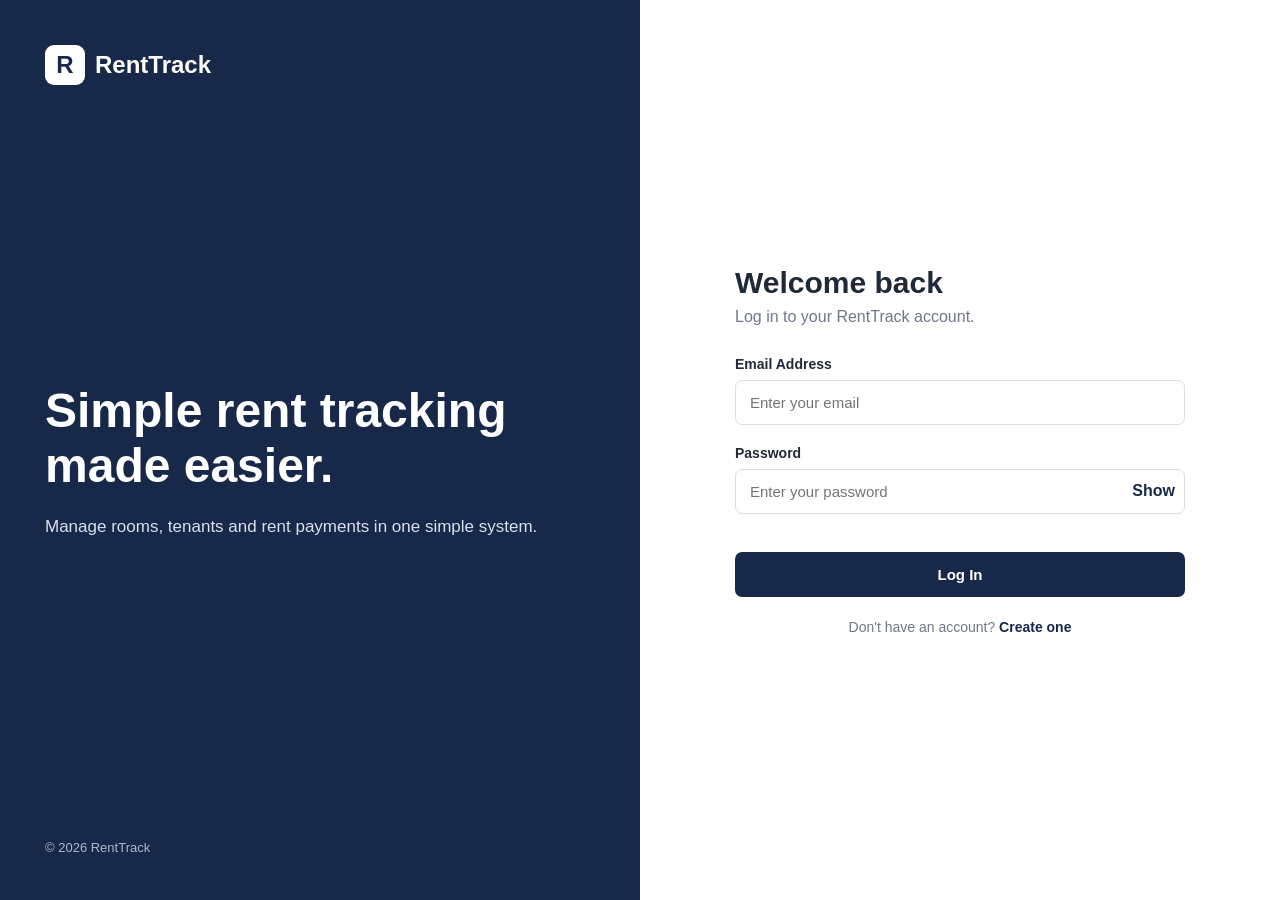
<file: index.html>
<!DOCTYPE html>
<html lang="en">
<head>
    <meta charset="UTF-8">
    <meta name="viewport" content="width=device-width, initial-scale=1.0">
    <title>RentTrack | Login</title>
    <link rel="stylesheet" href="css/style.css">
</head>
<body>
<div class="auth-container">
    <section class="auth-info">
        <div class="logo"><span>R</span>RentTrack</div>
        <div class="welcome-text">
            <h1>Simple rent tracking made easier.</h1>
            <p>Manage rooms, tenants and rent payments in one simple system.</p>
        </div>
        <p class="auth-footer">© 2026 RentTrack</p>
    </section>

    <section class="auth-form-section">
        <div class="auth-form-box">
            <div class="auth-header">
                <h2>Welcome back</h2>
                <p>Log in to your RentTrack account.</p>
            </div>

            <form id="loginForm" novalidate>
                <div class="form-group">
                    <label for="loginEmail">Email Address</label>
                    <input type="email" id="loginEmail" placeholder="Enter your email" required>
                </div>

                <div class="form-group">
                    <label for="loginPassword">Password</label>
                    <div class="password-box">
                        <input type="password" id="loginPassword" placeholder="Enter your password" required>
                        <button type="button" id="toggleLoginPassword">Show</button>
                    </div>
                </div>

                <p id="loginError" class="form-error"></p>
                <button type="submit" class="primary-button">Log In</button>
            </form>

            <p class="auth-switch">Don't have an account? <a href="signup.html">Create one</a></p>
        </div>
    </section>
</div>
<script src="js/script.js"></script>
</body>
</html>
</file>
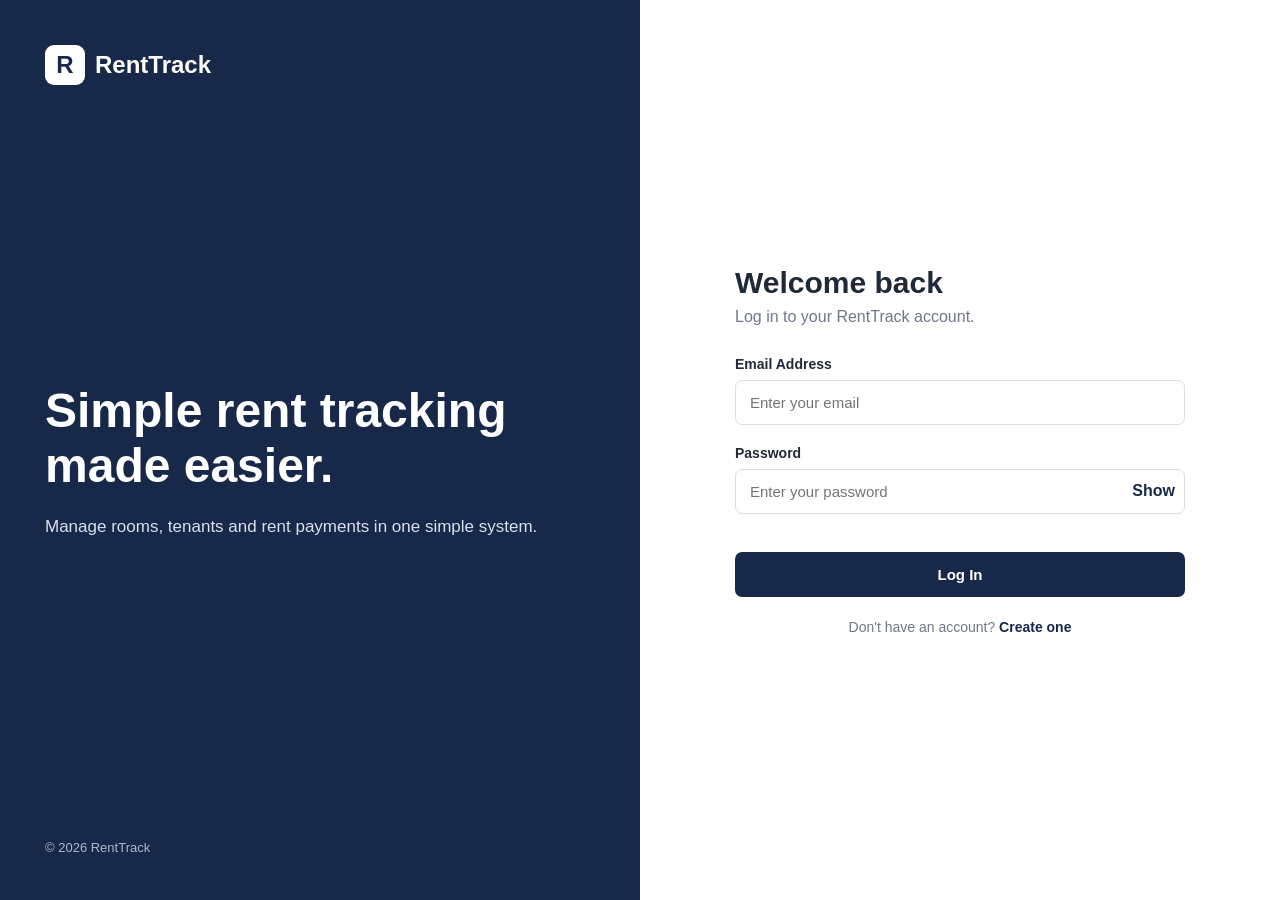
<file: admin.html>
<!DOCTYPE html>
<html lang="en">
<head>
    <meta charset="UTF-8">
    <meta name="viewport" content="width=device-width, initial-scale=1.0">
    <title>RentTrack | Admin Dashboard</title>
    <link rel="stylesheet" href="css/style.css">
</head>
<body>
<div class="dashboard">
    <aside class="sidebar">
        <div class="logo"><span>R</span>RentTrack</div>
        <nav>
            <a href="admin.html" class="active">Dashboard</a>
            <a href="tenants.html">Tenants</a>
            <a href="rooms.html">Rooms</a>
        </nav>
        <div class="sidebar-bottom">
            <button type="button" class="sidebar-link logout-button">Log Out</button>
        </div>
    </aside>

    <main class="main-content">
        <header class="dashboard-header">
            <div>
                <h1>Dashboard</h1>
                <p>Overview of your rooms, tenants and rent records.</p>
            </div>
            <div class="admin-profile">
                <div class="profile-circle">A</div>
                <div><strong>Administrator</strong><small>Admin</small></div>
            </div>
        </header>

        <section class="summary-cards">
            <div class="summary-card"><span>Total Rooms</span><strong id="totalRooms">0</strong></div>
            <div class="summary-card"><span>Occupied Rooms</span><strong id="occupiedRooms">0</strong></div>
            <div class="summary-card"><span>Vacant Rooms</span><strong id="vacantRooms">0</strong></div>
            <div class="summary-card"><span>Active Tenants</span><strong id="activeTenants">0</strong></div>
        </section>

        <section class="dashboard-section">
            <div class="section-heading">
                <div><h2>Rent Reminders</h2><p>Tenants whose rent is expiring soon or has expired.</p></div>
            </div>
            <div id="rentReminders" class="reminder-list"></div>
        </section>

        <section class="dashboard-section">
            <div class="section-heading">
                <div><h2>Recent Payments</h2><p>Latest recorded rent payments.</p></div>
            </div>
            <div class="table-container">
                <table id="recentPaymentsTable">
                    <thead><tr><th>Tenant</th><th>Room</th><th>Amount</th><th>Payment Date</th><th>Expiry Date</th><th>Status</th></tr></thead>
                    <tbody></tbody>
                </table>
            </div>
        </section>
    </main>
</div>
<script src="js/script.js"></script>
</body>
</html>
</file>
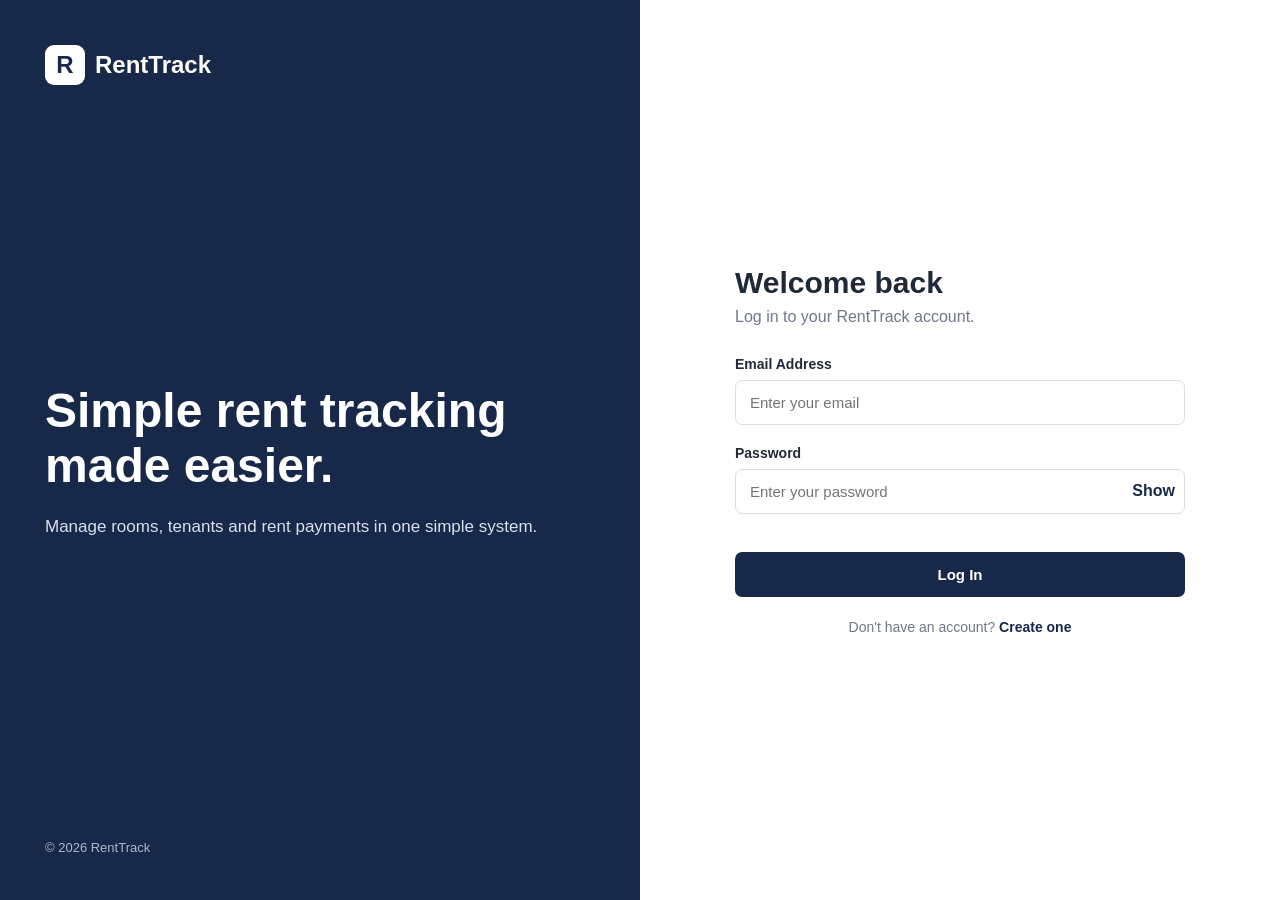
<file: rooms.html>
<!DOCTYPE html>
<html lang="en">
<head>
    <meta charset="UTF-8">
    <meta name="viewport" content="width=device-width, initial-scale=1.0">
    <title>RentTrack | Rooms</title>
    <link rel="stylesheet" href="css/style.css">
</head>
<body>
<div class="dashboard">
    <aside class="sidebar">
        <div class="logo"><span>R</span>RentTrack</div>
        <nav><a href="admin.html">Dashboard</a><a href="tenants.html">Tenants</a><a href="rooms.html" class="active">Rooms</a></nav>
        <div class="sidebar-bottom"><button type="button" class="sidebar-link logout-button">Log Out</button></div>
    </aside>

    <main class="main-content">
        <header class="dashboard-header">
            <div><h1>Rooms</h1><p>Manage rooms and their current occupants.</p></div>
            <div class="admin-profile"><div class="profile-circle">A</div><div><strong>Administrator</strong><small>Admin</small></div></div>
        </header>

        <section class="dashboard-section">
            <div class="section-heading">
                <div><h2>Room List</h2><p>Room status is based on the number of occupants.</p></div>
                <button type="button" class="primary-small-button" id="addRoomButton">+ Add Room</button>
            </div>

            <div class="search-row">
                <div class="search-box"><input type="search" id="roomSearch" placeholder="Search by room number..."></div>
                <span id="roomSearchCount" class="search-count"></span>
            </div>

            <div class="table-container">
                <table id="roomTable">
                    <thead><tr><th>Room Number</th><th>Occupants</th><th>Rent</th><th>Status</th><th>Action</th></tr></thead>
                    <tbody></tbody>
                </table>
            </div>
        </section>
    </main>
</div>

<!--ADD/EDIT ROOM MODAL-->

<div class="modal" id="roomModal">
    <div class="modal-content">
        <div class="modal-header"><h2>Add Room</h2><button type="button" class="close-button" id="closeRoomModal">×</button></div>
        <form id="roomForm" novalidate>
            <div class="form-group"><label for="roomNumber">Room Number</label><input type="text" id="roomNumber" placeholder="e.g. 105" required></div>
            <div class="form-group"><label for="roomRent">Rent Amount</label><input type="number" id="roomRent" min="0" placeholder="e.g. 250000" required></div>
            <p id="roomFormError" class="form-error"></p>
            <button type="submit" class="primary-button">Add Room</button>
        </form>
    </div>
</div>

<!--VIEW ROOM MODAL-->

<div class="modal" id="viewRoomModal">
    <div class="modal-content">
        <div class="modal-header"><h2>Room Details</h2><button type="button" class="close-button" id="closeViewRoomModal">×</button></div>
        <div class="details-list">
            <p><strong>Room Number</strong><span id="viewRoomNumber"></span></p>
            <p><strong>Number of Occupants</strong><span id="viewRoomOccupants"></span></p>
            <p><strong>Rent</strong><span id="viewRoomRent"></span></p>
            <p><strong>Status</strong><span id="viewRoomStatus"></span></p>
        </div>

<div class="occupants-section">

    <h3>Current Occupant(s)</h3>

    <div id="roomOccupantList" class="occupant-list"></div>

</div>

<div class="room-modal-actions">

    <button
        type="button"
        class="edit-room-modal-button"
        id="editRoomButton">
        Edit Room
    </button>

    <button
        type="button"
        class="delete-room-modal-button"
        id="deleteRoomButton">
        Delete Room
    </button>

</div>
</div>
</div>

<script src="js/script.js"></script>
</body>
</html>
</file>
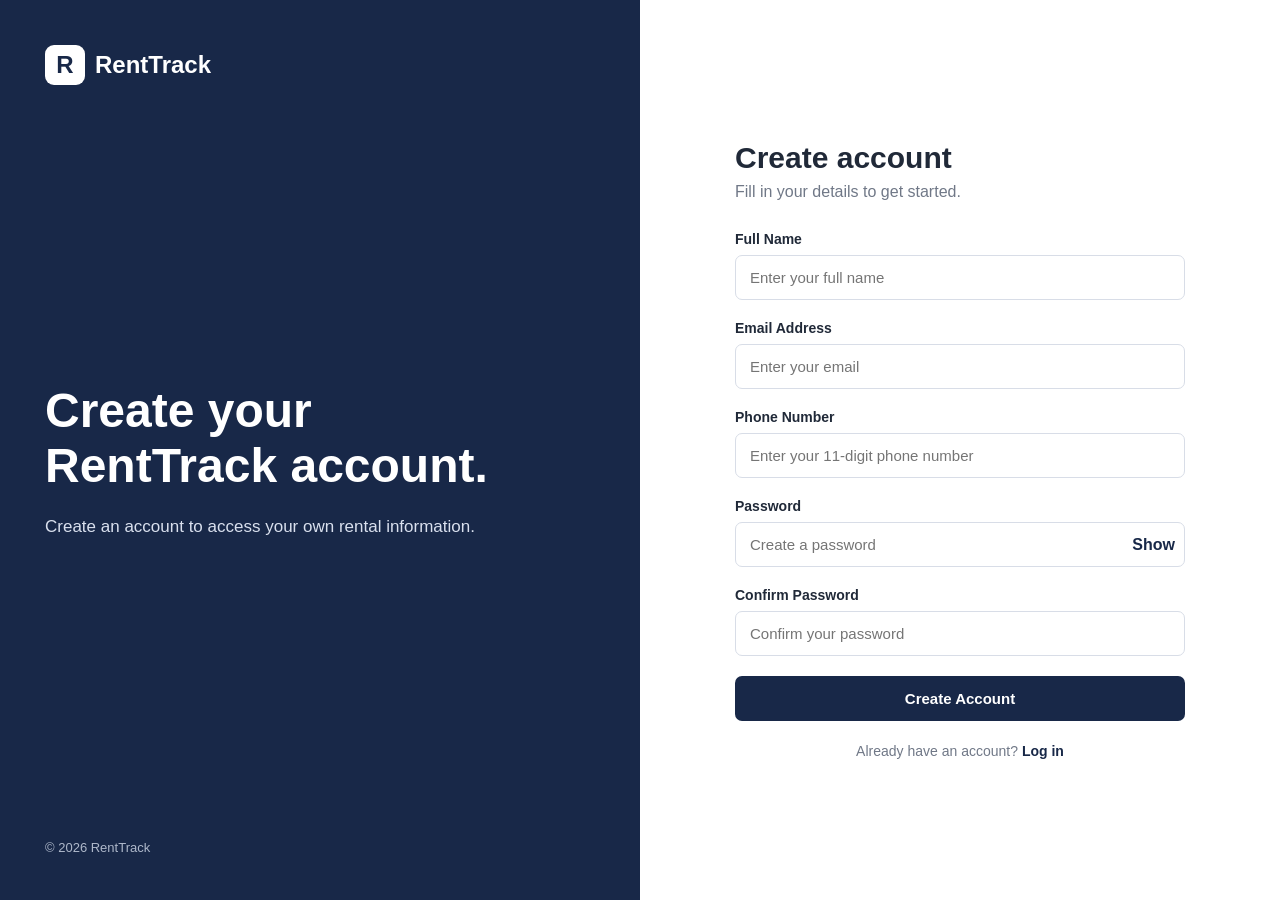
<file: signup.html>
<!DOCTYPE html>
<html lang="en">
<head>
    <meta charset="UTF-8">
    <meta name="viewport" content="width=device-width, initial-scale=1.0">
    <title>RentTrack | Sign Up</title>
    <link rel="stylesheet" href="css/style.css">
</head>
<body>
<div class="auth-container">
    <section class="auth-info">
        <div class="logo"><span>R</span>RentTrack</div>
        <div class="welcome-text">
            <h1>Create your RentTrack account.</h1>
            <p>Create an account to access your own rental information.</p>
        </div>
        <p class="auth-footer">© 2026 RentTrack</p>
    </section>

    <section class="auth-form-section">
        <div class="auth-form-box">
            <div class="auth-header">
                <h2>Create account</h2>
                <p>Fill in your details to get started.</p>
            </div>

            <form id="signupForm" novalidate>
                <div class="form-group">
                    <label for="signupName">Full Name</label>
                    <input type="text" id="signupName" placeholder="Enter your full name" required>
                </div>

                <div class="form-group">
                    <label for="signupEmail">Email Address</label>
                    <input type="email" id="signupEmail" placeholder="Enter your email" required>
                </div>

                <div class="form-group">
                    <label for="signupPhone">Phone Number</label>
                    <input type="tel" id="signupPhone" placeholder="Enter your 11-digit phone number" inputmode="numeric" maxlength="11" required>
                    <small id="phoneError" class="form-error"></small>
                </div>

                <div class="form-group">
                    <label for="signupPassword">Password</label>
                    <div class="password-box">
                        <input type="password" id="signupPassword" placeholder="Create a password" required>
                        <button type="button" id="toggleSignupPassword">Show</button>
                    </div>
                </div>

                <div class="form-group">
                    <label for="confirmPassword">Confirm Password</label>
                    <input type="password" id="confirmPassword" placeholder="Confirm your password" required>
                    <small id="passwordError" class="form-error"></small>
                </div>

                <button type="submit" class="primary-button">Create Account</button>
            </form>

            <p class="auth-switch">Already have an account? <a href="index.html">Log in</a></p>
        </div>
    </section>
</div>
<script src="js/script.js"></script>
</body>
</html>
</file>
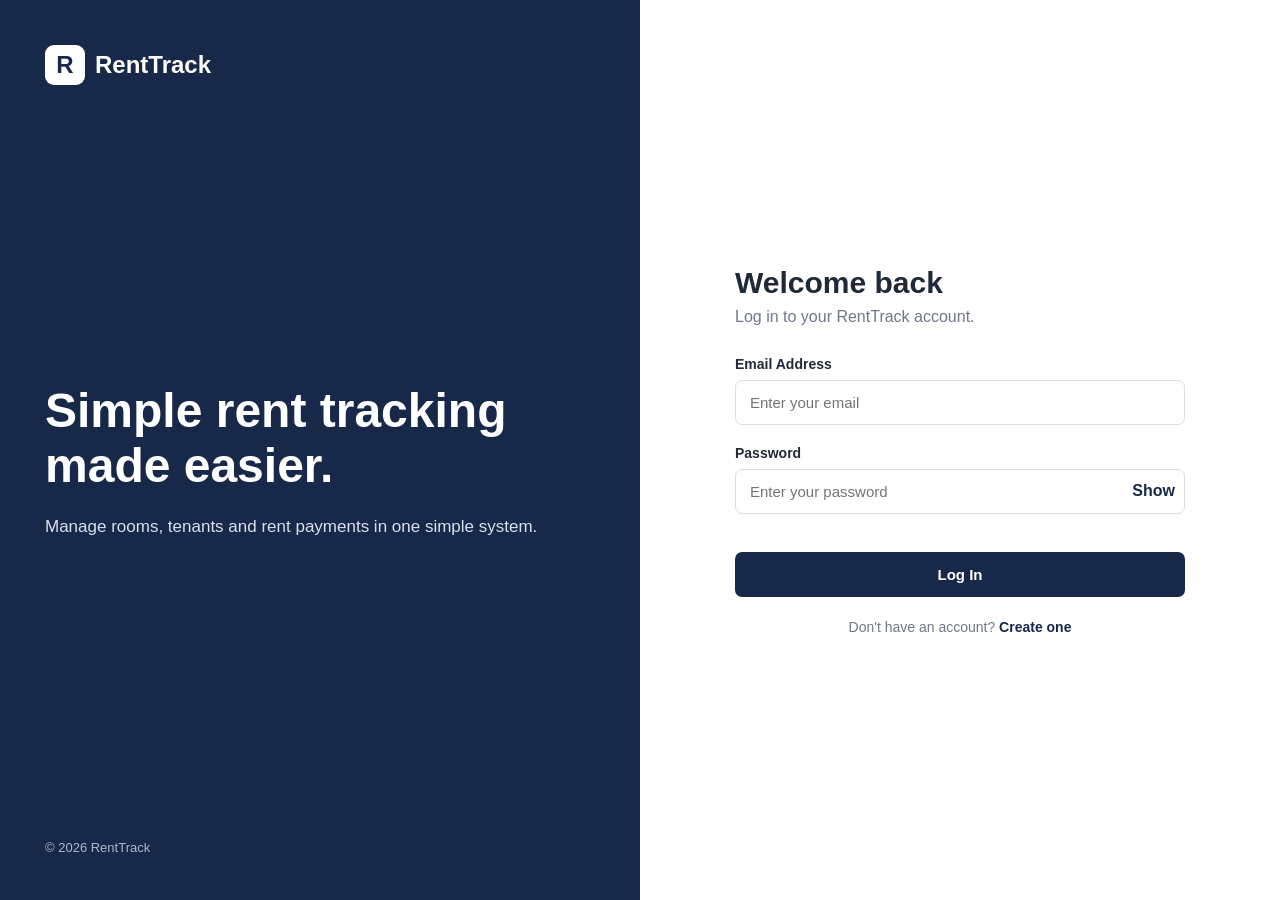
<file: tenant.html>
<!DOCTYPE html>
<html lang="en">
<head>
    <meta charset="UTF-8">
    <meta name="viewport" content="width=device-width, initial-scale=1.0">
    <title>RentTrack | My Rent</title>
    <link rel="stylesheet" href="css/style.css">
</head>
<body>
<div class="dashboard">
    <aside class="sidebar">
        <div class="logo"><span>R</span>RentTrack</div>
        <nav><a href="tenant.html" class="active">My Rent</a></nav>
        <div class="sidebar-bottom"><button type="button" class="sidebar-link logout-button">Log Out</button></div>
    </aside>

    <main class="main-content">
        <header class="dashboard-header">
            <div>
                <h1 id="tenantWelcome">Welcome</h1>
                <p>Your rent information is shown below.</p>
            </div>
            <div class="admin-profile">
                <div class="profile-circle" id="tenantProfileLetter">T</div>
                <div><strong id="tenantProfileName">Tenant</strong><small>Tenant</small></div>
            </div>
        </header>

        <section id="tenantNoRecord" class="dashboard-section hidden">
            <h2>No rental record yet</h2>
            <p>Your account has been created, but the administrator has not assigned your rental information yet.</p>
        </section>

        <div id="tenantRentContent">
            <section class="summary-cards">
                <div class="summary-card"><span>Room Number</span><strong id="myRoom">—</strong></div>
                <div class="summary-card"><span>Rent Amount</span><strong id="myRent">—</strong></div>
                <div class="summary-card"><span>Payment Date</span><strong id="myPaymentDate">—</strong></div>
                <div class="summary-card"><span>Expiry Date</span><strong id="myExpiryDate">—</strong></div>
            </section>

            <section class="dashboard-section">
                <div class="section-heading"><div><h2>Current Rent Status</h2><p>Your current payment status.</p></div></div>
                <div id="myStatusBox" class="tenant-status-box"></div>
            </section>
        </div>
        <section class="danger-zone dashboard-section">
            <h2>Account</h2>
            <p>Delete your RentTrack account when you no longer need it. This will also remove your current tenant record from the system.</p>
            <button type="button" class="danger-button" id="deleteAccountButton">
                Delete My Account
            </button>
        </section>
    </main>
</div>
<script src="js/script.js"></script>
</body>
</html>
</file>
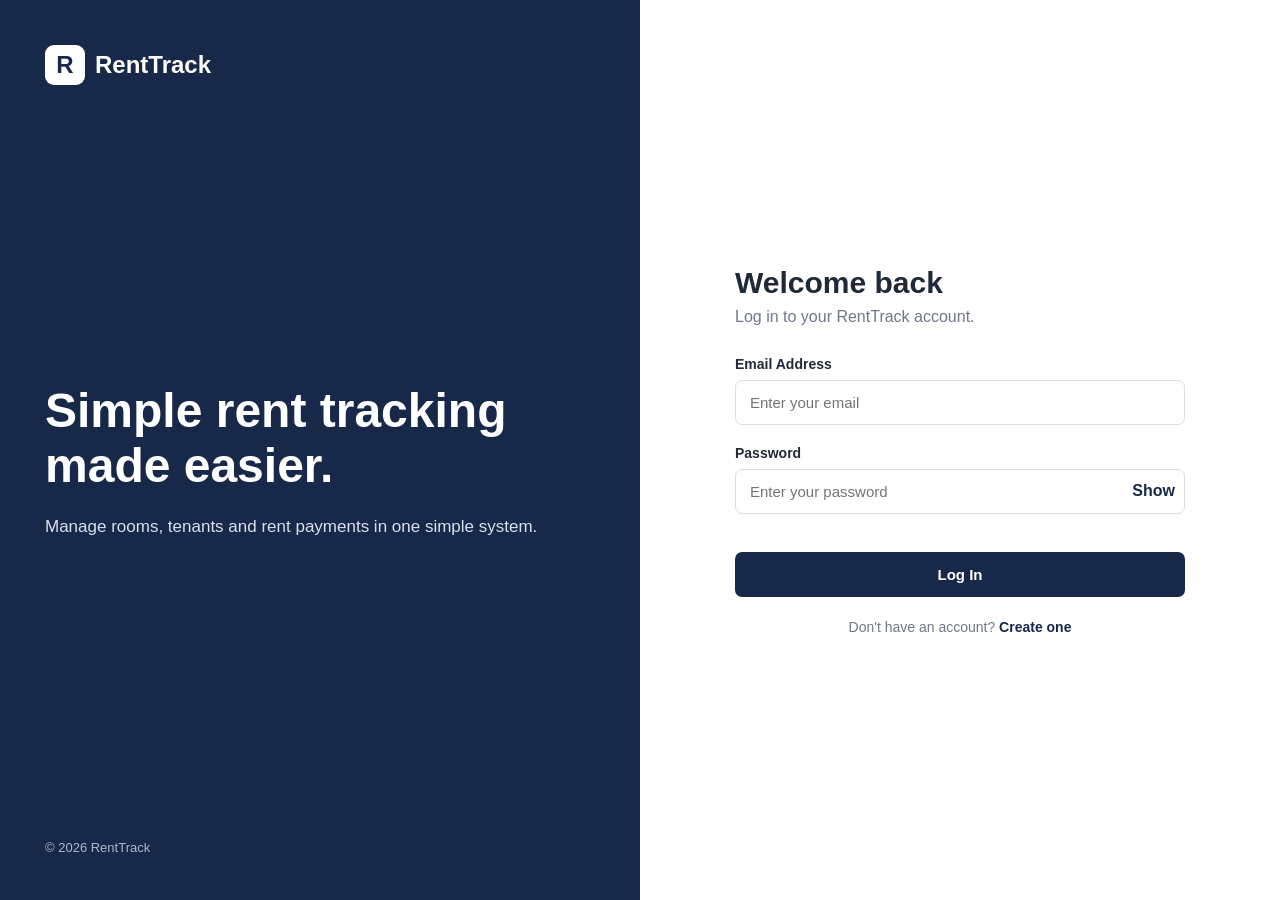
<file: tenants.html>
<!DOCTYPE html>
<html lang="en">
<head>
    <meta charset="UTF-8">
    <meta name="viewport" content="width=device-width, initial-scale=1.0">
    <title>RentTrack | Tenants</title>
    <link rel="stylesheet" href="css/style.css">
</head>
<body>
<div class="dashboard">
    <aside class="sidebar">
        <div class="logo"><span>R</span>RentTrack</div>
        <nav>
            <a href="admin.html">Dashboard</a>
            <a href="tenants.html" class="active">Tenants</a>
            <a href="rooms.html">Rooms</a>
        </nav>
        <div class="sidebar-bottom">
            <button type="button" class="sidebar-link logout-button">Log Out</button>
        </div>
    </aside>

    <main class="main-content">
        <header class="dashboard-header">
            <div>
                <h1>Tenants</h1>
                <p>Manage tenant and rent information.</p>
            </div>
            <div class="admin-profile">
                <div class="profile-circle">A</div>
                <div><strong>Administrator</strong><small>Admin</small></div>
            </div>
        </header>

        <section class="dashboard-section">
            <div class="section-heading">
                <div>
                    <h2>Tenant List</h2>
                    <p>Search, add, view and edit tenant records.</p>
                </div>
                <button type="button" class="primary-small-button" id="addTenantButton">+ Add Tenant</button>
            </div>

            <div class="search-row">
                <div class="search-box">
                    <input type="search" id="tenantSearch" placeholder="Search by name, email, phone or room...">
                </div>
                <span id="tenantSearchCount" class="search-count"></span>
            </div>

            <div class="table-container">
                <table id="tenantTable">
                    <thead>
                        <tr>
                            <th>Name</th>
                            <th>Room</th>
                            <th>Phone</th>
                            <th>Rent</th>
                            <th>Payment Date</th>
                            <th>Expiry Date</th>
                            <th>Status</th>
                            <th>Action</th>
                        </tr>
                    </thead>
                    <tbody></tbody>
                </table>
            </div>
        </section>
    </main>
</div>

<!-- ADD TENANT -->
<div class="modal" id="tenantModal">
    <div class="modal-content">
        <div class="modal-header">
            <h2>Add Tenant</h2>
            <button type="button" class="close-button" id="closeTenantModal">×</button>
        </div>

        <form id="tenantForm" novalidate>
            <div class="form-group">
                <label for="tenantName">Full Name</label>
                <input type="text" id="tenantName" required>
            </div>

            <div class="form-group">
                <label for="tenantEmail">Email Address</label>
                <input type="email" id="tenantEmail" required>
            </div>

            <div class="form-group">
                <label for="tenantPhone">Phone Number</label>
                <input type="tel" id="tenantPhone" inputmode="numeric" maxlength="11" required>
            </div>

            <div class="form-group">
                <label for="tenantRoom">Room Number</label>
                <input type="text" id="tenantRoom" required>
            </div>

            <div class="form-group">
                <label for="tenantRent">Rent Amount</label>
                <input type="number" id="tenantRent" min="0" required>
            </div>

            <div class="form-group">
                <label for="tenantPaymentDate">Payment Date</label>
                <input type="date" id="tenantPaymentDate" required>
            </div>

            <div class="form-group">
                <label for="tenantExpiryDate">Rent Expiry Date</label>
                <input type="date" id="tenantExpiryDate" required>
            </div>

            <p id="tenantFormError" class="form-error"></p>
            <button type="submit" class="primary-button">Add Tenant</button>
        </form>
    </div>
</div>

<!-- VIEW TENANT -->
<div class="modal" id="viewTenantModal">
    <div class="modal-content">
        <div class="modal-header">
            <h2>Tenant Details</h2>
            <button type="button" class="close-button" id="closeViewTenantModal">×</button>
        </div>

        <div class="details-list">
            <p><strong>Name</strong><span id="viewTenantName"></span></p>
            <p><strong>Email</strong><span id="viewTenantEmail"></span></p>
            <p><strong>Phone</strong><span id="viewTenantPhone"></span></p>
            <p><strong>Room</strong><span id="viewTenantRoom"></span></p>
            <p><strong>Rent</strong><span id="viewTenantRent"></span></p>
            <p><strong>Payment Date</strong><span id="viewTenantPaymentDate"></span></p>
            <p><strong>Expiry Date</strong><span id="viewTenantExpiryDate"></span></p>
            <p><strong>Status</strong><span id="viewTenantStatus"></span></p>
        </div>

        <div class="tenant-actions">
            <button type="button" class="primary-small-button" id="editTenantButton">Edit Tenant</button>
        </div>

        <div class="danger-zone">
            <h3>Remove Tenant</h3>
            <p>Remove this tenant from the current hostel records and disable the associated tenant account.</p>
            <button type="button" class="danger-button" id="deleteTenantButton">Delete Tenant</button>
        </div>
    </div>
</div>

<!-- EDIT TENANT -->
<div class="modal" id="editTenantModal">
    <div class="modal-content">
        <div class="modal-header">
            <h2>Edit Tenant</h2>
            <button type="button" class="close-button" id="closeEditTenantModal">×</button>
        </div>

        <form id="editTenantForm" novalidate>
            <div class="form-group">
                <label for="editTenantName">Full Name</label>
                <input type="text" id="editTenantName" required>
            </div>

            <div class="form-group">
                <label for="editTenantEmail">Email Address</label>
                <input type="email" id="editTenantEmail" required>
            </div>

            <div class="form-group">
                <label for="editTenantPhone">Phone Number</label>
                <input type="tel" id="editTenantPhone" inputmode="numeric" maxlength="11" required>
            </div>

            <div class="form-group">
                <label for="editTenantRoom">Room Number</label>
                <input type="text" id="editTenantRoom" required>
            </div>

            <div class="form-group">
                <label for="editTenantRent">Rent Amount</label>
                <input type="number" id="editTenantRent" min="0" required>
            </div>

            <div class="form-group">
                <label for="editTenantPaymentDate">Payment Date</label>
                <input type="date" id="editTenantPaymentDate" required>
            </div>

            <div class="form-group">
                <label for="editTenantExpiryDate">Rent Expiry Date</label>
                <input type="date" id="editTenantExpiryDate" required>
            </div>

            <p id="editTenantFormError" class="form-error"></p>

            <button type="submit" class="primary-button">Save Changes</button>
        </form>
    </div>
</div>

<script src="js/script.js"></script>
</body>
</html>
</file>
<file: css/style.css>
* {
    margin: 0;
    padding: 0;
    box-sizing: border-box;
}

body {
    font-family: Arial, sans-serif;
    background: #f4f6fa;
    color: #202938;
}

button,
input {
    font: inherit;
}

a {
    text-decoration: none;
}

.hidden {
    display: none !important;
}

/* LOGO */
.logo {
    display: flex;
    align-items: center;
    gap: 10px;
    font-size: 24px;
    font-weight: 700;
}

.logo span {
    width: 40px;
    height: 40px;
    display: flex;
    align-items: center;
    justify-content: center;
    background: #fff;
    color: #182848;
    border-radius: 9px;
}

/* AUTH */
.auth-container {
    min-height: 100vh;
    display: flex;
}

.auth-info {
    width: 50%;
    padding: 45px;
    background: #182848;
    color: #fff;
    display: flex;
    flex-direction: column;
    justify-content: space-between;
}

.welcome-text {
    max-width: 500px;
}

.welcome-text h1 {
    font-size: 48px;
    line-height: 1.15;
    margin-bottom: 20px;
}

.welcome-text p {
    color: #d9e0ee;
    font-size: 17px;
    line-height: 1.7;
}

.auth-footer {
    color: #aeb8ca;
    font-size: 13px;
}

.auth-form-section {
    width: 50%;
    background: #fff;
    display: flex;
    align-items: center;
    justify-content: center;
    padding: 50px;
}

.auth-form-box {
    width: 100%;
    max-width: 450px;
}

.auth-header {
    margin-bottom: 30px;
}

.auth-header h2 {
    font-size: 30px;
    margin-bottom: 8px;
}

.auth-header p {
    color: #707887;
}

.form-group {
    margin-bottom: 20px;
}

.form-group label {
    display: block;
    margin-bottom: 8px;
    font-size: 14px;
    font-weight: 600;
}

.form-group input {
    width: 100%;
    padding: 13px 14px;
    border: 1px solid #d8dde7;
    border-radius: 7px;
    font-size: 15px;
    outline: none;
    background: #fff;
}

.form-group input:focus {
    border-color: #182848;
}

.password-box {
    position: relative;
}

.password-box input {
    padding-right: 65px;
}

.password-box button {
    position: absolute;
    right: 10px;
    top: 50%;
    transform: translateY(-50%);
    border: 0;
    background: transparent;
    color: #182848;
    font-weight: 600;
    cursor: pointer;
}

.form-error {
    min-height: 18px;
    margin-top: 6px;
    color: #b42318;
    font-size: 13px;
}

.form-success {
    color: #197044;
}

.primary-button {
    width: 100%;
    padding: 14px;
    border: 0;
    border-radius: 7px;
    background: #182848;
    color: #fff;
    font-size: 15px;
    font-weight: 600;
    cursor: pointer;
}

.primary-button:hover,
.primary-small-button:hover {
    background: #263b68;
}

.auth-switch {
    margin-top: 22px;
    text-align: center;
    color: #707887;
    font-size: 14px;
}

.auth-switch a {
    color: #182848;
    font-weight: 600;
}

.demo-login {
    margin-top: 20px;
    padding: 14px 16px;
    background: #f7f8fb;
    border: 1px solid #e7eaf0;
    border-radius: 8px;
    font-size: 12px;
    color: #5f6878;
    line-height: 1.6;
}

.demo-login strong {
    display: block;
    margin-bottom: 5px;
    color: #202938;
}

.demo-login span {
    color: #182848;
    font-weight: 600;
}

/* DASHBOARD */
.dashboard {
    min-height: 100vh;
    display: flex;
}

.sidebar {
    width: 240px;
    min-height: 100vh;
    padding: 30px 20px;
    background: #182848;
    color: #fff;
    display: flex;
    flex-direction: column;
}

.sidebar .logo {
    margin-bottom: 45px;
}

.sidebar nav {
    display: flex;
    flex-direction: column;
    gap: 7px;
}

.sidebar nav a,
.sidebar-link {
    width: 100%;
    border: 0;
    background: transparent;
    color: #d9e0ee;
    padding: 12px 14px;
    border-radius: 7px;
    text-align: left;
    cursor: pointer;
    font-size: 14px;
}

.sidebar nav a:hover,
.sidebar nav a.active,
.sidebar-link:hover {
    background: #263b68;
    color: #fff;
}

.sidebar-bottom {
    margin-top: auto;
}

.main-content {
    flex: 1;
    min-width: 0;
    padding: 40px 50px;
}

.dashboard-header {
    display: flex;
    justify-content: space-between;
    align-items: center;
    gap: 20px;
    margin-bottom: 30px;
}

.dashboard-header h1 {
    font-size: 30px;
    margin-bottom: 5px;
}

.dashboard-header p {
    color: #707887;
}

.admin-profile {
    display: flex;
    align-items: center;
    gap: 10px;
}

.profile-circle {
    width: 42px;
    height: 42px;
    border-radius: 50%;
    background: #182848;
    color: #fff;
    display: flex;
    align-items: center;
    justify-content: center;
    font-weight: 700;
}

.admin-profile strong {
    display: block;
    font-size: 14px;
}

.admin-profile small {
    color: #707887;
}

/* CARDS */
.summary-cards {
    display: grid;
    grid-template-columns: repeat(4, 1fr);
    gap: 20px;
    margin-bottom: 25px;
}

.summary-card {
    background: #fff;
    padding: 22px;
    border: 1px solid #e3e7ee;
    border-radius: 10px;
}

.summary-card span {
    display: block;
    color: #707887;
    font-size: 13px;
    margin-bottom: 10px;
}

.summary-card strong {
    font-size: 25px;
}

/* SECTIONS */
.dashboard-section {
    background: #fff;
    padding: 25px;
    border: 1px solid #e3e7ee;
    border-radius: 10px;
    margin-bottom: 25px;
}

.section-heading {
    display: flex;
    justify-content: space-between;
    align-items: center;
    gap: 20px;
    margin-bottom: 20px;
}

.section-heading h2 {
    font-size: 19px;
    margin-bottom: 5px;
}

.section-heading p {
    color: #707887;
    font-size: 13px;
}

.primary-small-button {
    border: 0;
    background: #182848;
    color: #fff;
    padding: 11px 16px;
    border-radius: 7px;
    font-size: 14px;
    font-weight: 600;
    cursor: pointer;
    white-space: nowrap;
}

/* SEARCH */
.search-row {
    display: flex;
    align-items: center;
    gap: 12px;
    margin-bottom: 20px;
}

.search-row .search-box {
    flex: 1;
    margin-bottom: 0;
}

.search-box input {
    width: 100%;
    max-width: 420px;
    padding: 12px 14px;
    border: 1px solid #d8dde7;
    border-radius: 7px;
    outline: none;
}

.search-box input:focus {
    border-color: #182848;
}

.search-count {
    color: #707887;
    font-size: 13px;
    white-space: nowrap;
}

/* TABLE */
.table-container {
    width: 100%;
    overflow-x: auto;
}

table {
    width: 100%;
    min-width: 850px;
    border-collapse: collapse;
}

th,
td {
    padding: 14px;
    text-align: left;
    border-bottom: 1px solid #edf0f5;
    font-size: 14px;
}

th {
    color: #707887;
    font-size: 13px;
}

.view-button {
    border: 1px solid #d8dde7;
    background: #fff;
    color: #182848;
    padding: 7px 12px;
    border-radius: 6px;
    cursor: pointer;
}

.view-button:hover {
    background: #f4f6fa;
}

/* STATUS */
.status {
    display: inline-block;
    padding: 6px 10px;
    border-radius: 20px;
    font-size: 12px;
    font-weight: 600;
}

.status.active {
    background: #e5f7ed;
    color: #197044;
}

.status.warning {
    background: #fff4d6;
    color: #946b00;
}

.status.expired {
    background: #fde8e8;
    color: #b42318;
}

.status.vacant {
    background: #eef1f5;
    color: #495057;
}

/* REMINDERS */
.reminder-list {
    display: flex;
    flex-direction: column;
    gap: 10px;
}

.reminder-item {
    padding: 14px 16px;
    border-radius: 8px;
    background: #f7f8fb;
    border: 1px solid #e7eaf0;
}

.reminder-item strong {
    display: block;
    margin-bottom: 4px;
}

.reminder-item span {
    font-size: 13px;
    color: #707887;
}

.reminder-item.warning {
    border-left: 4px solid #d39e00;
}

.reminder-item.expired {
    border-left: 4px solid #b42318;
}

/* MODALS */
.modal {
    display: none;
    position: fixed;
    inset: 0;
    padding: 20px;
    background: rgba(0, 0, 0, 0.45);
    align-items: center;
    justify-content: center;
    z-index: 1000;
}

.modal-content {
    width: 100%;
    max-width: 520px;
    max-height: 90vh;
    overflow-y: auto;
    padding: 30px;
    background: #fff;
    border-radius: 10px;
}

.modal-header {
    display: flex;
    justify-content: space-between;
    align-items: center;
    margin-bottom: 25px;
}

.modal-header h2 {
    font-size: 22px;
}

.close-button {
    border: 0;
    background: transparent;
    color: #707887;
    font-size: 28px;
    cursor: pointer;
}

.details-list p {
    display: flex;
    justify-content: space-between;
    gap: 20px;
    padding: 13px 0;
    border-bottom: 1px solid #edf0f5;
    font-size: 14px;
}

.details-list strong {
    color: #707887;
}

/* ROOM OCCUPANTS */
.occupants-section {
    margin-top: 28px;
}

.occupants-section h3 {
    font-size: 17px;
    margin-bottom: 14px;
}

.occupant-list {
    display: flex;
    flex-direction: column;
    gap: 12px;
}

.occupant-card {
    padding: 15px;
    background: #f7f8fb;
    border: 1px solid #e7eaf0;
    border-radius: 8px;
}

.occupant-card h4 {
    margin-bottom: 8px;
    font-size: 15px;
}

.occupant-card p {
    margin: 4px 0;
    color: #5f6878;
    font-size: 13px;
    line-height: 1.5;
}

.occupant-status {
    margin-top: 8px;
}

.empty-occupants {
    padding: 15px;
    border-radius: 8px;
    background: #f7f8fb;
    color: #707887;
    font-size: 13px;
}

/* TENANT STATUS */
.tenant-status-box {
    padding: 20px;
    border-radius: 9px;
    background: #f7f8fb;
}

.tenant-status-box h3 {
    margin-bottom: 7px;
}

.tenant-status-box p {
    color: #707887;
    line-height: 1.6;
}

.tenant-status-box.active {
    background: #e5f7ed;
}

.tenant-status-box.warning {
    background: #fff4d6;
}

.tenant-status-box.expired {
    background: #fde8e8;
}

/* RESPONSIVE */
@media (max-width: 900px) {
    .summary-cards {
        grid-template-columns: repeat(2, 1fr);
    }

    .auth-info {
        padding: 35px;
    }

    .welcome-text h1 {
        font-size: 38px;
    }

    .auth-form-section {
        padding: 35px;
    }

    .main-content {
        padding: 30px;
    }
}

@media (max-width: 650px) {
    .auth-container {
        flex-direction: column;
    }

    .auth-info,
    .auth-form-section {
        width: 100%;
    }

    .auth-info {
        min-height: 280px;
        padding: 30px;
    }

    .welcome-text h1 {
        font-size: 32px;
    }

    .auth-form-section {
        padding: 35px 25px;
    }

    .dashboard {
        flex-direction: column;
    }

    .sidebar {
        width: 100%;
        min-height: auto;
        padding: 20px;
    }

    .sidebar .logo {
        margin-bottom: 20px;
    }

    .sidebar nav {
        flex-direction: row;
        overflow-x: auto;
    }

    .sidebar nav a,
    .sidebar-link {
        white-space: nowrap;
        width: auto;
    }

    .sidebar-bottom {
        margin-top: 15px;
    }

    .main-content {
        padding: 25px 18px;
    }

    .dashboard-header {
        flex-direction: column;
        align-items: flex-start;
    }

    .summary-cards {
        grid-template-columns: 1fr;
    }

    .section-heading {
        flex-direction: column;
        align-items: flex-start;
    }

    .primary-small-button {
        width: 100%;
    }

    .search-row {
        flex-direction: column;
        align-items: stretch;
    }

    .search-box input {
        max-width: none;
    }

    .search-count {
        white-space: normal;
    }

    .modal-content {
        padding: 22px;
    }

    .details-list p {
        flex-direction: column;
        gap: 5px;
    }
}

@media (max-width: 400px) {
    .auth-info {
        padding: 25px;
    }

    .auth-form-section {
        padding: 30px 18px;
    }

    .welcome-text h1 {
        font-size: 28px;
    }

    .main-content {
        padding: 20px 12px;
    }

    .dashboard-section {
        padding: 18px;
    }
}


/* =========================
   TENANT ACTIONS
========================= */

.tenant-actions {
    display: flex;
    justify-content: flex-end;
    margin-top: 22px;
}


/* =========================
   DANGER / DELETE ACTIONS
========================= */

.danger-zone {
    border: 1px solid #f0caca;
    background: #fffafa;
    margin-top: 25px;
}

.danger-zone h2,
.danger-zone h3 {
    color: #a61b1b;
    margin-bottom: 8px;
}

.danger-zone p {
    color: #707887;
    font-size: 13px;
    line-height: 1.6;
    margin-bottom: 15px;
}

.danger-button {
    border: 0;
    background: #b42318;
    color: #fff;
    padding: 11px 16px;
    border-radius: 7px;
    font-size: 14px;
    font-weight: 600;
    cursor: pointer;
}

.danger-button:hover {
    background: #8f1c13;
}

@media (max-width: 650px) {
    .danger-button {
        width: 100%;
    }
}

/* =========================
   ROOM MODAL ACTIONS
========================= */

.room-modal-actions {
    display: flex;
    gap: 12px;
    margin-top: 25px;
    padding-top: 20px;
    border-top: 1px solid #edf0f5;
}

.edit-room-modal-button,
.delete-room-modal-button {
    flex: 1;
    border: 0;
    padding: 11px 16px;
    border-radius: 7px;
    font-size: 14px;
    font-weight: 600;
    cursor: pointer;
}

.edit-room-modal-button {
    background: #182848;
    color: #fff;
}

.edit-room-modal-button:hover {
    background: #101c34;
}

.delete-room-modal-button {
    background: #b42318;
    color: #fff;
}

.delete-room-modal-button:hover {
    background: #8f1c13;
}

@media (max-width: 500px) {

    .room-modal-actions {
        flex-direction: column;
    }

    .edit-room-modal-button,
    .delete-room-modal-button {
        width: 100%;
    }

}
</file>
